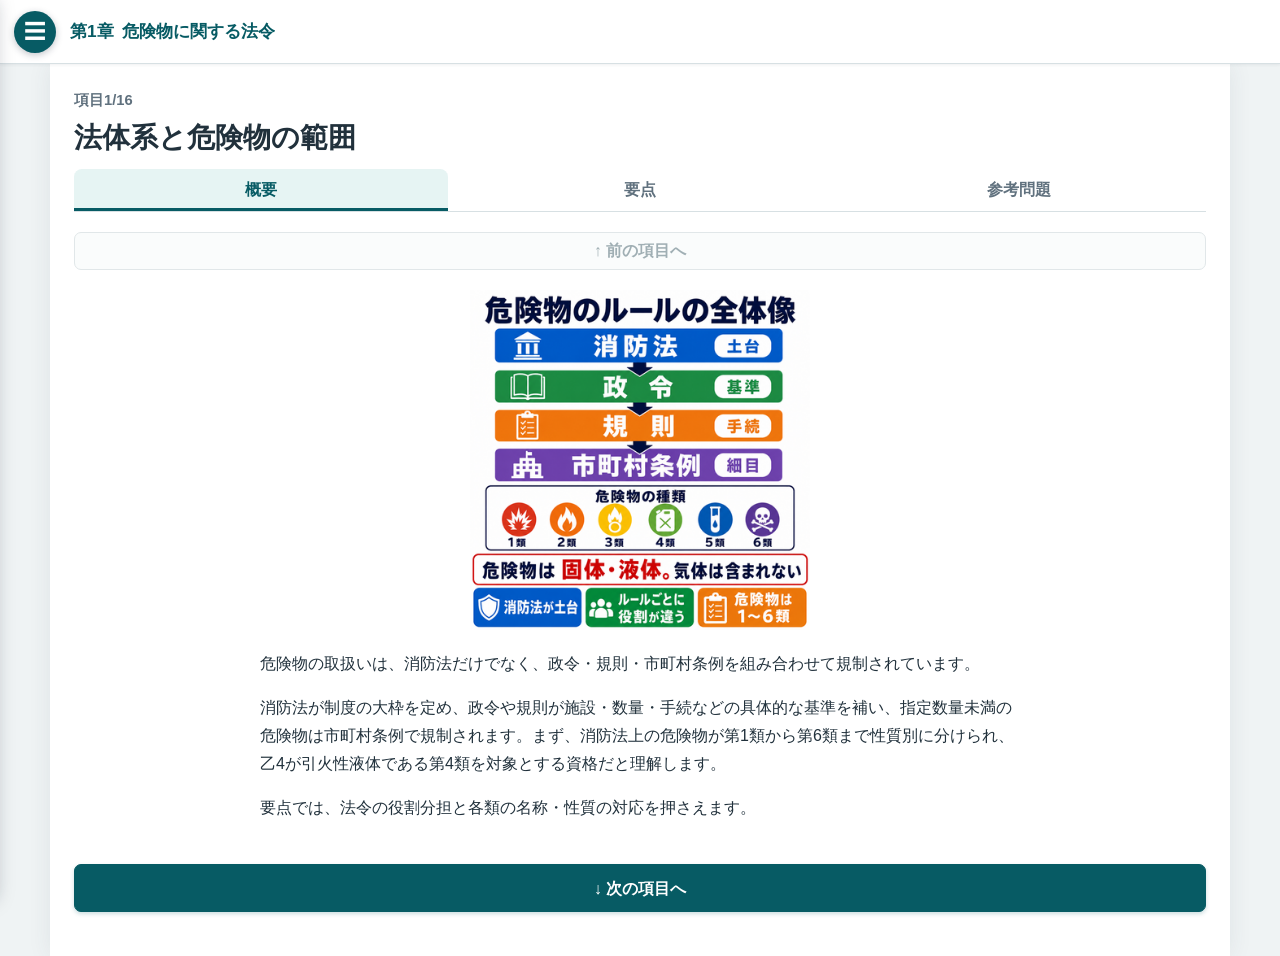
<file: index.html>
<!doctype html>
<html lang="ja">
<head>
  <meta charset="utf-8">
  <meta name="viewport" content="width=device-width, initial-scale=1">
  <meta name="description" content="乙種第4類危険物取扱者試験 学習教材">
  <title>乙4 マーカー教材</title>
  <link rel="stylesheet" href="style.css">
</head>
<body>
  <button id="menu-button" class="menu-button" type="button" aria-label="章・項目メニューを開く" aria-expanded="false" aria-controls="side-menu">☰</button>
  <header class="site-header"><div id="chapter-header" class="chapter-header" aria-live="polite"></div></header>
  <div id="menu-overlay" class="menu-overlay" hidden></div>
  <aside id="side-menu" class="side-menu" aria-label="章・項目メニュー" aria-hidden="true">
    <div class="menu-heading"><h2>章・項目</h2><button id="menu-close" type="button" aria-label="メニューを閉じる">×</button></div>
    <nav id="menu-list"></nav>
  </aside>
  <main class="app-shell">
    <section id="item-heading" class="item-heading" aria-live="polite"></section>
    <section class="tab-row" role="tablist" aria-label="表示内容">
      <button id="tab-intro" type="button" role="tab" data-view="intro" aria-controls="content-region" aria-selected="true">概要</button>
      <button id="tab-body" type="button" role="tab" data-view="body" aria-controls="content-region" aria-selected="false">要点</button>
      <button id="tab-questions" type="button" role="tab" data-view="questions" aria-controls="content-region" aria-selected="false">参考問題</button>
    </section>
    <section id="content-region" class="content-region" role="tabpanel" aria-labelledby="tab-intro" aria-live="polite"></section>
  </main>
  <script src="data/chapters.js"></script>
  <script src="data/chapter1_law_items.js"></script>
  <script src="data/chapter2_physics_chemistry_items.js"></script>
  <script src="data/chapter3_properties_items.js"></script>
  <script src="script.js"></script>
</body>
</html>
</file>
<file: style.css>
:root { --teal:#075b64; --teal-soft:#e6f4f3; --ink:#21313c; --muted:#60717e; --line:#d7e0e3; --paper:#fff; --bg:#eff3f4; --red:#bd1e2d; --blue:#145bb5; }
* { box-sizing:border-box; }
html { scroll-behavior:smooth; }
body { margin:0; min-width:280px; background:var(--bg); color:var(--ink); font-family:-apple-system,BlinkMacSystemFont,"Segoe UI","Noto Sans JP",sans-serif; line-height:1.75; }
button { font:inherit; }
.menu-button { position:fixed; z-index:30; top:11px; left:14px; width:42px; height:42px; border:0; border-radius:50%; background:var(--teal); color:#fff; font-size:1.35rem; line-height:1; cursor:pointer; box-shadow:0 2px 7px #1e293b44; }
.site-header { position:sticky; z-index:20; top:0; min-height:64px; display:flex; align-items:center; padding:10px 24px 10px 70px; background:#fff; border-bottom:1px solid var(--line); box-shadow:0 1px 3px #1e293b12; }
.chapter-header { display:flex; align-items:baseline; gap:8px; min-width:0; overflow:hidden; white-space:nowrap; color:var(--teal); font-weight:800; }
.chapter-number { flex:0 0 auto; font-size:1.08rem; }.chapter-title { overflow:hidden; text-overflow:ellipsis; font-size:1.08rem; }
.app-shell { width:min(1180px,100%); min-height:calc(100vh - 64px); margin:0 auto; padding:24px; background:var(--paper); box-shadow:0 0 22px #33415516; }
.item-heading { margin-bottom:12px; }.item-meta { color:var(--muted); font-size:.92rem; font-weight:700; }.item-title { margin:4px 0 0; font-size:clamp(1.28rem,3vw,1.75rem); line-height:1.4; }
.tab-row { display:flex; gap:5px; border-bottom:1px solid var(--line); }.tab-row button { flex:1; min-height:42px; border:0; border-radius:8px 8px 0 0; background:transparent; color:var(--muted); font-weight:800; cursor:pointer; }.tab-row button[aria-selected="true"] { color:var(--teal); background:var(--teal-soft); box-shadow:inset 0 -3px var(--teal); }
.content-region { min-height:440px; padding:20px 0; touch-action:pan-y; }.content { overflow-wrap:anywhere; }.reading-content { width:min(100%,760px); margin-inline:auto; }.content p { margin:0 0 1em; }.content h3 { margin:1.6em 0 .55em; padding-left:.7em; border-left:4px solid #79b9b6; font-size:1.08rem; }.content ul,.content ol { margin:.25em 0 1.1em; padding-left:1.55em; }.content li { margin:.38em 0; }.content li > ul,.content li > ol { margin:.35em 0 .15em; }
.item-nav { display:block; width:100%; min-height:38px; margin:0 0 20px; border:1px solid #d2dfe1; border-radius:7px; background:#fff; color:#657b81; font-weight:700; cursor:pointer; }.item-nav.bottom { min-height:48px; margin:26px auto 0; border-color:var(--teal); background:var(--teal); color:#fff; font-size:1.02rem; font-weight:900; box-shadow:0 2px 4px #075b6433; }.item-nav:disabled { border-color:#e1e7e9; background:#fafcfc; color:#a0afb4; cursor:not-allowed; box-shadow:none; }
.overview-content { display:flex; flex-direction:column; }.overview-image-wrap { order:1; margin:0; }.overview-image { display:block; width:min(100%,560px); max-height:340px; margin:0 auto 20px; object-fit:contain; border-radius:8px; }.overview-text { order:2; }
.marker-tools { display:flex; flex-wrap:wrap; gap:8px; margin:0 0 18px; }.marker-tools button { min-height:38px; border:1px solid; border-radius:7px; padding:6px 14px; font-weight:800; cursor:pointer; }.marker-tools .red-tool { color:#9f1239; border-color:#fda4af; background:#fff1f2; }.marker-tools .blue-tool { color:#1d4ed8; border-color:#93c5fd; background:#eff6ff; }.marker-tools button:disabled { color:#94a3b8; border-color:#d5dce1; background:#f8fafc; cursor:not-allowed; }
.marker { border-radius:2px; cursor:pointer; outline-offset:2px; }.marker-red { color:var(--red); }.marker-blue { color:var(--blue); }.marker.is-masked { color:transparent !important; }.marker.is-masked.marker-red { background:var(--red); }.marker.is-masked.marker-blue { background:var(--blue); }.marker-yellow { padding:0 1px; background:rgb(254 240 138 / .75); color:inherit; }
.question { margin:0 0 18px; padding:17px; border:1px solid var(--line); border-radius:8px; background:#fbfdfd; }.question h3 { margin:0 0 10px; padding:0; border:0; font-size:1rem; }.choices { display:grid; gap:9px; margin-top:14px; }.choice { min-height:44px; width:100%; padding:10px 12px; border:1px solid #a9cbd0; border-radius:8px; background:#fff; color:var(--ink); text-align:left; cursor:pointer; }.choice:hover:not(:disabled) { background:var(--teal-soft); }.choice:disabled { cursor:default; opacity:1; }.choice.selected { border-width:2px; }.choice.correct { border-color:#15803d; background:#dcfce7; }.choice.incorrect { border-color:#b91c1c; background:#fee2e2; }.result { margin-top:14px; font-weight:900; }.result.correct { color:#157a39; }.result.incorrect { color:#b91c1c; }.answer-detail { margin-top:8px; }.retry { min-height:38px; margin-top:12px; padding:6px 12px; border:1px solid #6ba7ab; border-radius:7px; background:#fff; color:var(--teal); font-weight:800; cursor:pointer; }
.menu-overlay { position:fixed; z-index:40; inset:0; background:#12242a80; }.side-menu { position:fixed; z-index:50; top:0; bottom:0; left:0; width:min(360px,88vw); overflow-y:auto; transform:translateX(-102%); transition:transform .2s ease; background:#fff; box-shadow:3px 0 18px #0f172a40; }.side-menu.is-open { transform:translateX(0); }.menu-heading { position:sticky; top:0; display:flex; align-items:center; justify-content:space-between; padding:14px 18px; background:#f7fbfb; border-bottom:1px solid var(--line); }.menu-heading h2 { margin:0; font-size:1.1rem; }.menu-heading button { width:38px; height:38px; border:0; border-radius:50%; background:#e5eeee; color:var(--teal); font-size:1.3rem; cursor:pointer; }.menu-section { padding:12px; border-bottom:1px solid var(--line); }.menu-chapter { width:100%; min-height:42px; border:0; border-radius:7px; background:transparent; color:var(--teal); text-align:left; font-weight:900; cursor:pointer; }.menu-item { display:block; width:100%; min-height:38px; margin-top:3px; padding:7px 9px 7px 15px; border:0; border-radius:6px; background:transparent; color:var(--ink); text-align:left; cursor:pointer; }.menu-chapter[aria-current="true"],.menu-item[aria-current="true"] { background:var(--teal-soft); color:#034d53; font-weight:800; }.menu-item[aria-current="true"] { box-shadow:inset 4px 0 var(--teal); }
button:focus-visible,.marker:focus-visible { outline:3px solid #f59e0b; outline-offset:2px; }
@media (max-width:760px) { .site-header { min-height:58px; padding:8px 14px 8px 66px; }.menu-button { top:8px; left:12px; width:40px; height:40px; }.chapter-header { gap:5px; }.chapter-number,.chapter-title { font-size:.95rem; }.app-shell { padding:17px 15px; }.content-region { padding-top:16px; }.tab-row button { font-size:.92rem; }.question { padding:14px; }.overview-content { display:flex; flex-direction:column; }.overview-image-wrap { order:1; }.overview-text { order:2; } }
</file>
